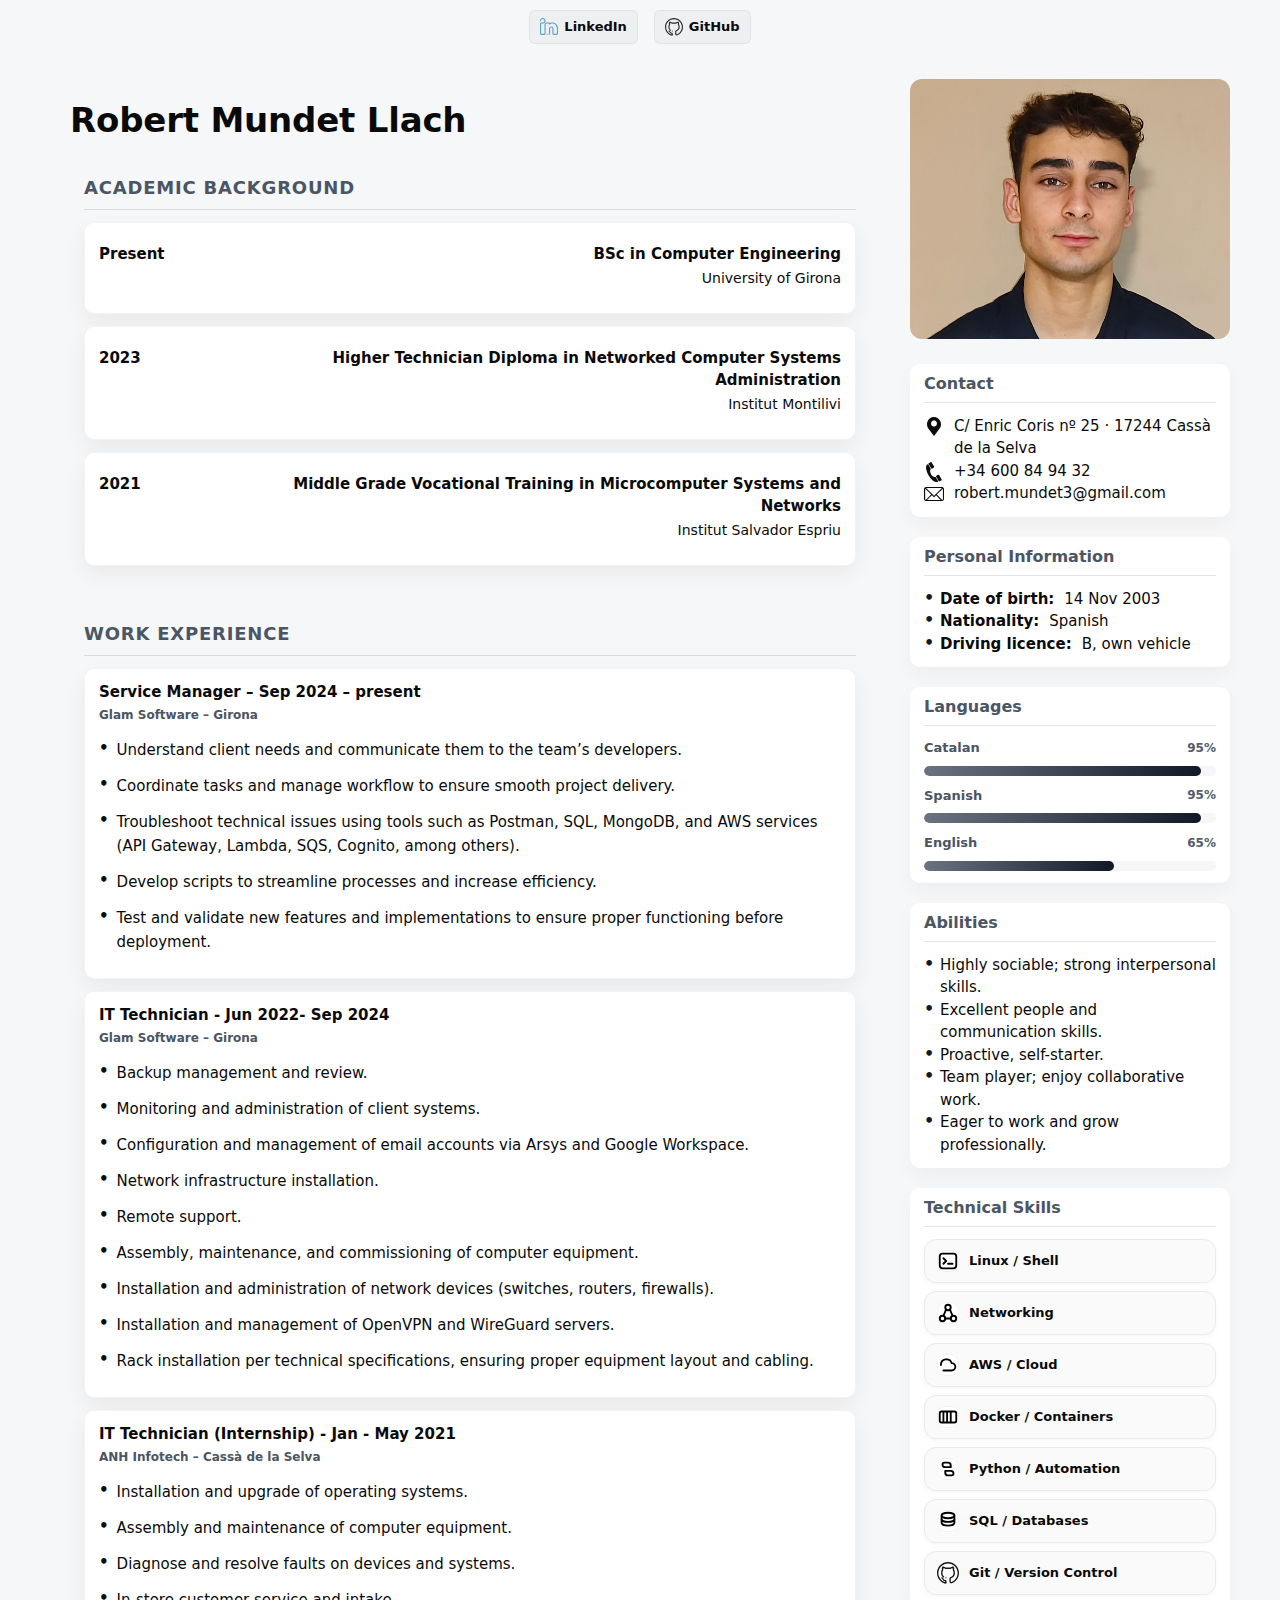
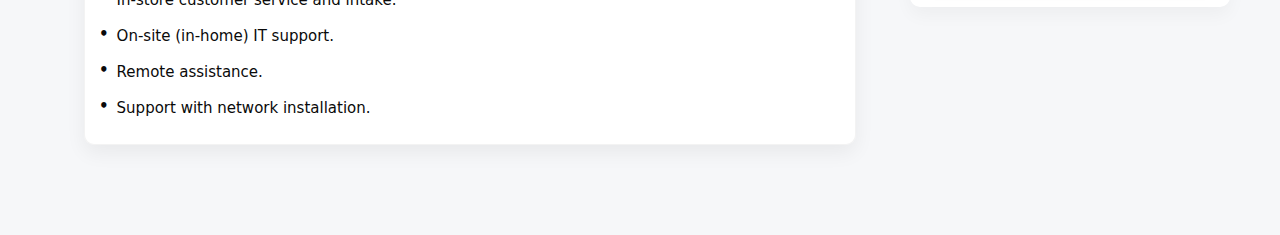
<file: index.html>
<!DOCTYPE html>
<html lang="en">
    <head>
        <meta charset="UTF-8">
        <meta name="viewport" content="width=device-width, initial-scale=1.0">
        <link rel="stylesheet" href="./cv.css">
        <title>CV Robert Mundet Llach</title>
    </head>
    <body>
        <header class="header">
            <div class="header-links">
                <a href="https://www.linkedin.com/in/robert-mundet-llach-4325a3273/" target="_blank" rel="noopener noreferrer" class="header-btn">
                <img src="./img/linkedin.svg" alt="" class="header-icon">
                <span>LinkedIn</span>
                </a>
                <a href="https://github.com/RobertMundetUni/Hypermedia-project" target="_blank" rel="noopener noreferrer" class="header-btn">
                <img src="./img/git.svg" alt="" class="header-icon">
                <span>GitHub</span>
                </a>
            </div>
        </header>
        <main class="page">
            <section class="left">
                <div class="main-sections">
                    <h1>Robert Mundet Llach</h1>

                    <section class="block">
                        <h2 class="section-title">ACADEMIC BACKGROUND</h2>
                        <hr>

                        <article class="edu">
                            <div class="edu-row">
                                <time class="edu-year" datetime="2025"><b>Present</b></time>
                                <div class="edu-detail">
                                    <h3 class="edu-title"><b>BSc in Computer Engineering</b></h3>
                                    <div class="edu-school">University of Girona</div>
                                </div>
                            </div>
                        </article>

                        <article class="edu">
                            <div class="edu-row">
                                <time class="edu-year" datetime="2023"><b>2023</b></time>
                                <div class="edu-detail">
                                    <h3 class="edu-title"><b>Higher Technician Diploma in Networked Computer Systems Administration</b></h3>
                                    <div class="edu-school">Institut Montilivi</div>
                                </div>
                            </div>
                        </article>

                        <article class="edu">
                            <div class="edu-row">
                                <time class="edu-year" datetime="2021"><b>2021</b></time>
                                <div class="edu-detail">
                                    <h3 class="edu-title"><b>Middle Grade Vocational Training in Microcomputer Systems and Networks</b></h3>
                                    <div class="edu-school">Institut Salvador Espriu</div>
                                </div>
                            </div>
                        </article>
                    </section>

                    <section class="block">
                        <h2 class="section-title">WORK EXPERIENCE</h2>
                        <hr>

                        <article class="job">
                            <header>
                                <h3 class="work-sub">Service Manager – Sep 2024 – present</h3>
                                <div class="job-meta">
                                    <span class="company">Glam Software – Girona</span>
                                </div>
                            </header>
                            <ul class="duties">
                                <li>Understand client needs and communicate them to the team’s developers.</li>
                                <li>Coordinate tasks and manage workflow to ensure smooth project delivery.</li>
                                <li>Troubleshoot technical issues using tools such as Postman, SQL, MongoDB, and AWS services (API Gateway, Lambda, SQS, Cognito, among others).</li>
                                <li>Develop scripts to streamline processes and increase efficiency.</li>
                                <li>Test and validate new features and implementations to ensure proper functioning before deployment.</li>
                            </ul>
                        </article>

                        <article class="job">
                            <header>
                                <h3 class="work-sub">IT Technician - Jun 2022- Sep 2024</h3>
                                <div class="job-meta">
                                    <span class="company">Glam Software – Girona</span>
                                </div>
                            </header>
                            <ul class="duties">
                                <li>Backup management and review.</li>
                                <li>Monitoring and administration of client systems.</li>
                                <li>Configuration and management of email accounts via Arsys and Google Workspace.</li>
                                <li>Network infrastructure installation.</li>
                                <li>Remote support.</li>
                                <li>Assembly, maintenance, and commissioning of computer equipment.</li>
                                <li>Installation and administration of network devices (switches, routers, firewalls).</li>
                                <li>Installation and management of OpenVPN and WireGuard servers.</li>
                                <li>Rack installation per technical specifications, ensuring proper equipment layout and cabling.</li>
                            </ul>
                        </article>

                        <article class="job">
                            <header>
                                <h3 class="work-sub">IT Technician (Internship) - Jan - May 2021</h3>
                                <div class="job-meta">
                                    <span class="company">ANH Infotech – Cassà de la Selva</span>
                                </div>
                            </header>
                            <ul class="duties">
                                <li>Installation and upgrade of operating systems.</li>
                                <li>Assembly and maintenance of computer equipment.</li>
                                <li>Diagnose and resolve faults on devices and systems.</li>
                                <li>In-store customer service and intake.</li>
                                <li>On-site (in-home) IT support.</li>
                                <li>Remote assistance.</li>
                                <li>Support with network installation.</li>
                            </ul>
                        </article>
                    </section>
                </div>
            </section>

            <section class="right">
                <div class="avatar-wrap">
                    <img class="avatar" src="./img/foto_cv.jpg" alt="Photo of Robert" />
                </div>

                <section class="side-card">
                    <h3 class="side-title">Contact</h3>
                    <hr>
                    <ul class="side-list">
                        <li>
                            <img class="icon" src="./img/location.svg" alt="" width="16" height="16" />
                            C/ Enric Coris nº 25 · 17244 Cassà de la Selva
                        </li>
                        <li>
                            <img class="icon" src="./img/phone.svg" alt="" width="16" height="16" />
                            <a href="tel:+34600849432">+34 600 84 94 32</a>
                        </li>
                        <li>
                            <img class="icon" src="./img/mail.svg" alt="" width="16" height="16" />
                            <a href="mailto:robert.mundet3@gmail.com">robert.mundet3@gmail.com</a>
                        </li>
                    </ul>
                </section>

                <section class="side-card">
                    <h3 class="side-title">Personal Information</h3>
                    <hr>
                    <ul class="side-list marked">
                        <li><b>Date of birth:</b> 14 Nov 2003</li>
                        <li><b>Nationality:</b> Spanish</li>
                        <li><b>Driving licence:</b> B, own vehicle</li>
                    </ul>
                </section>

                <section class="side-card">
                    <h3 class="side-title">Languages</h3>
                    <hr>
                    <div class="skill-list">
                        <div class="skill">
                            <div class="skill-head">
                                <span>Catalan</span>
                                <span class="skill-percent">95%</span>
                            </div>
                            <div class="progress" data-value="95">
                                <div class="progress-bar"></div>
                            </div>
                        </div>
                        <div class="skill">
                            <div class="skill-head">
                                <span>Spanish</span>
                                <span class="skill-percent">95%</span>
                            </div>
                            <div class="progress" data-value="95">
                                <div class="progress-bar"></div>
                            </div>
                        </div>
                        <div class="skill">
                            <div class="skill-head">
                                <span>English</span>
                                <span class="skill-percent">65%</span>
                            </div>
                            <div class="progress" data-value="65">
                                <div class="progress-bar"></div>
                            </div>
                        </div>
                    </div>
                </section>

                <section class="side-card">
                    <h3 class="side-title">Abilities</h3>
                    <hr>
                    <ul class="side-list marked">
                        <li>Highly sociable; strong interpersonal skills.</li>
                        <li>Excellent people and communication skills.</li>
                        <li>Proactive, self-starter.</li>
                        <li>Team player; enjoy collaborative work.</li>
                        <li>Eager to work and grow professionally.</li>
                    </ul>
                </section>

                <section class="side-card">
                    <h3 class="side-title">Technical Skills</h3>
                    <hr>
                    <div class="toolbox-grid">
                        <div class="tool">
                            <img class="ico-img" src="./img/terminal.svg" alt="" />
                            Linux / Shell
                        </div>
                        <div class="tool">
                            <img class="ico-img" src="./img/network.svg" alt="" />
                            Networking
                        </div>
                        <div class="tool">
                            <img class="ico-img" src="./img/cloud.svg" alt="" />
                            AWS / Cloud
                        </div>
                        <div class="tool">
                            <img class="ico-img" src="./img/container.svg" alt="" />
                            Docker / Containers
                        </div>
                        <div class="tool">
                            <img class="ico-img" src="./img/python.svg" alt="" />
                            Python / Automation
                        </div>
                        <div class="tool">
                            <img class="ico-img" src="./img/database.svg" alt="" />
                            SQL / Databases
                        </div>
                        <div class="tool">
                            <img class="ico-img" src="./img/git.svg" alt="" />
                            Git / Version Control
                        </div>
                    </div>
                </section>
            </section>
        </main>

        <script src="./progress.js"></script>
        <script>
            document.addEventListener('DOMContentLoaded', function () {
                if (typeof window.__animateProgress === 'function') window.__animateProgress({ delayStart: 180, gap: 90 });
            });
        </script>
    </body>
</html>
</file>
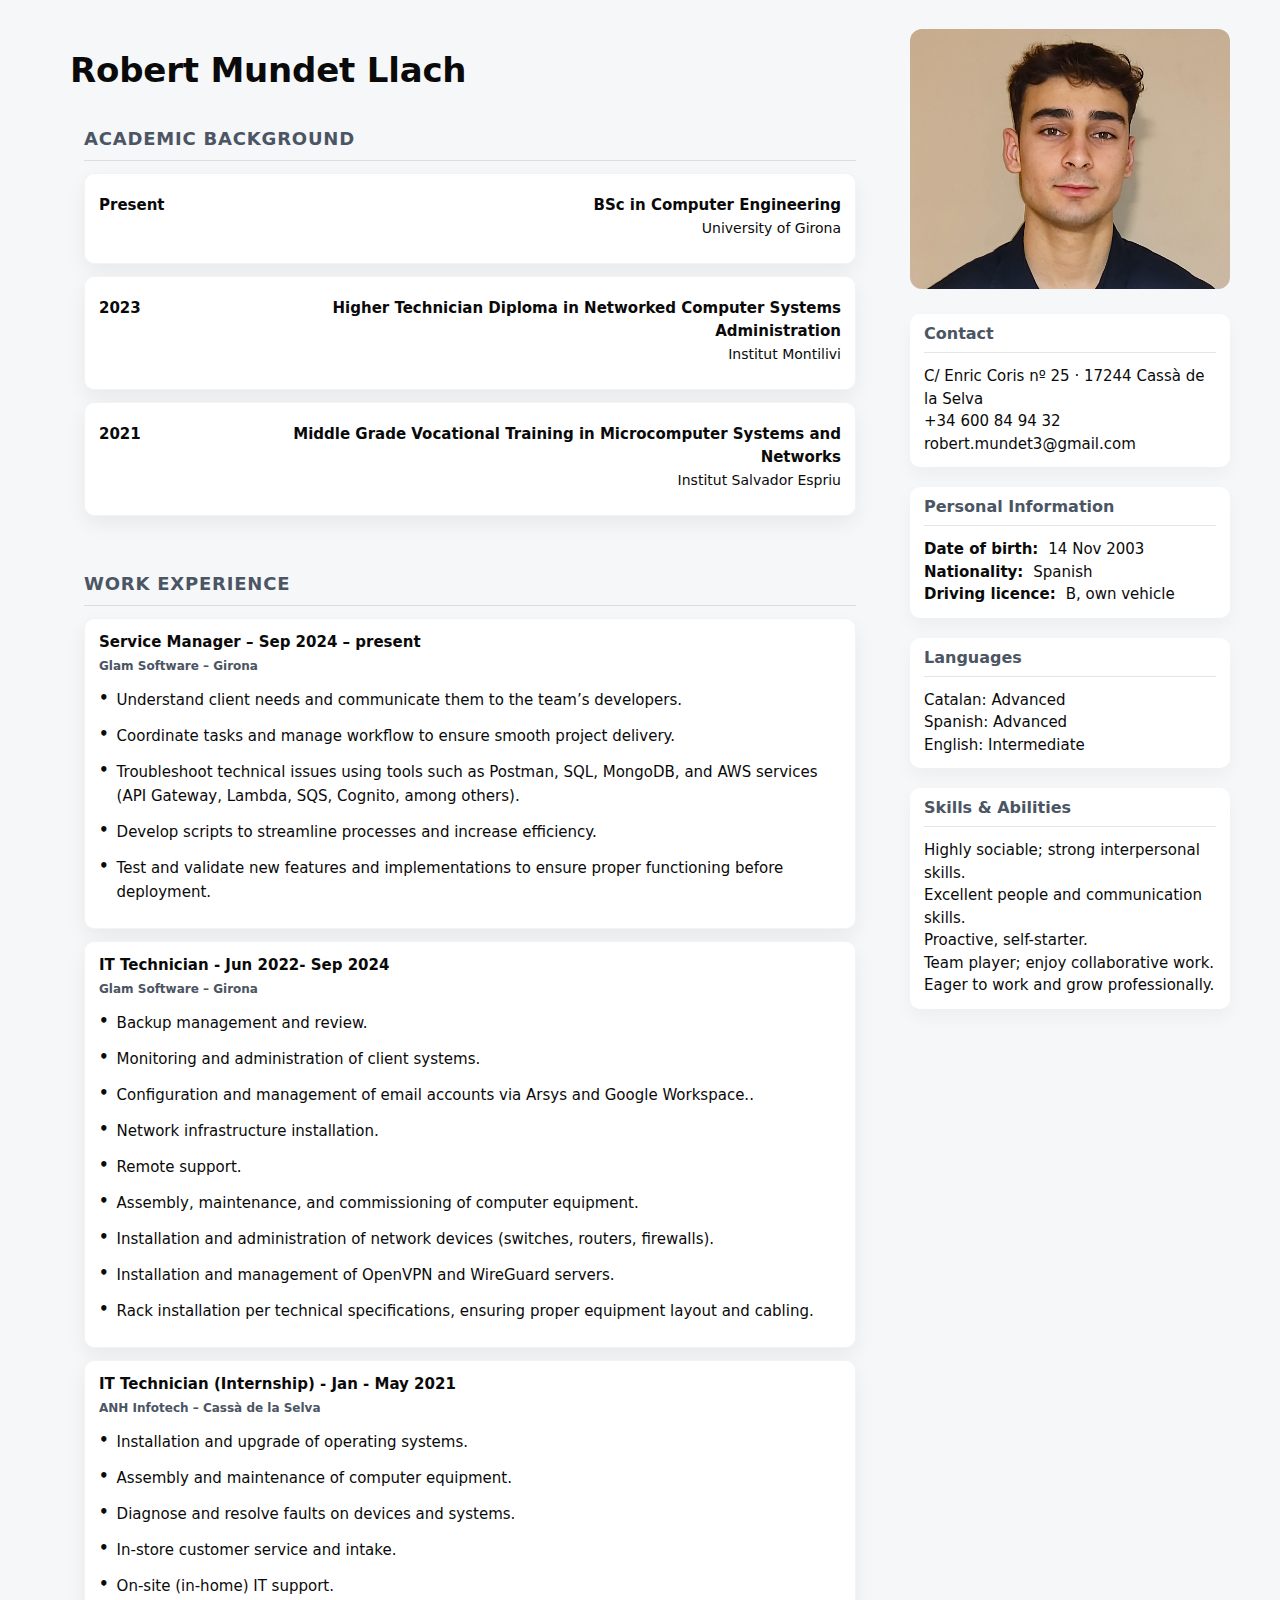
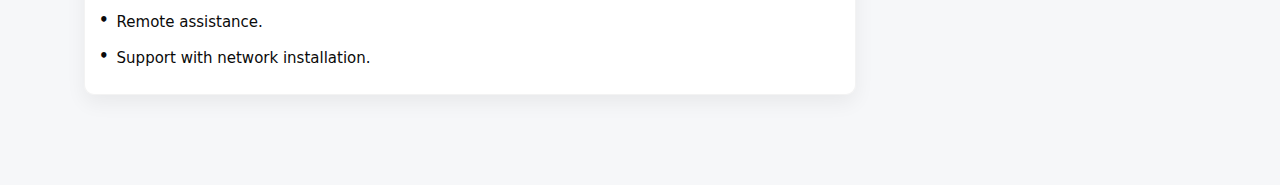
<file: cv.html>
<!DOCTYPE html>
<html lang="en">
<head>
    <meta charset="UTF-8">
    <meta name="viewport" content="width=device-width, initial-scale=1.0">
    <link rel="stylesheet" href="./cv.css">
    <title>CV Robert Mundet Llach</title>
</head>
<body>
     <main class="page">
            <section class="left">
                <div class="main-sections">
                    <h1>Robert Mundet Llach</h1>
                    <section class="block">
                        <h2 class="section-title" >ACADEMIC BACKGROUND</h2>
                        <hr>
                        <article class="edu">
                            <div class="edu-row">
                                <time class="edu-year" datetime="2025"><b>Present</b></time>
                                <div class="edu-detail">
                                    <h3 class="edu-title"><b>BSc in Computer Engineering</b></h3>
                                    <div class="edu-school">University of Girona</div>
                                </div>
                            </div>
                            </article>

                            <article class="edu">
                            <div class="edu-row">
                                <time class="edu-year" datetime="2023"><b>2023</b></time>
                                <div class="edu-detail">
                                    <h3 class="edu-title"><b>Higher Technician Diploma in Networked Computer Systems Administration</b></h3>
                                    <div class="edu-school">Institut Montilivi</div>
                                </div>
                            </div>
                            </article>

                            <article class="edu">
                            <div class="edu-row">
                                <time class="edu-year" datetime="2021"><b>2021</b></time>
                                <div class="edu-detail">
                                    <h3 class="edu-title"><b>Middle Grade Vocational Training in Microcomputer Systems and Networks</b></h3>
                                    <div class="edu-school">Institut Salvador Espriu</div>
                                </div>
                            </div>
                        </article>

                    </section>
                    <section class="block">
                        <h2 class="section-title">WORK EXPERIENCE</h2>
                        <hr>
                        <article class="job">
                            <header class="job-head">
                                <h3 class="work-sub">Service Manager – Sep 2024 – present</h3>
                                <div class="job-meta">
                                    <span class="company">Glam Software – Girona</span>
                                </div>
                            </header>
                            <ul class="duties">
                                <li>Understand client needs and communicate them to the team’s developers.</li>
                                <li>Coordinate tasks and manage workflow to ensure smooth project delivery.</li>
                                <li>Troubleshoot technical issues using tools such as Postman, SQL, MongoDB, and AWS services (API Gateway, Lambda, SQS, Cognito, among others).</li>
                                <li>Develop scripts to streamline processes and increase efficiency.</li>
                                <li>Test and validate new features and implementations to ensure proper functioning before deployment.</li>
                            </ul>
                        </article>

                        <article class="job">
                            <header class="job-head">
                                <h3 class="work-sub">IT Technician - Jun 2022- Sep 2024</h3>
                                <div class="job-meta">
                                    <span class="company">Glam Software – Girona</span>
                                </div>
                            </header>
                            <ul class="duties">
                                <li>Backup management and review.</li>
                                <li>Monitoring and administration of client systems.</li>
                                <li>Configuration and management of email accounts via Arsys and Google Workspace..</li>
                                <li>Network infrastructure installation.</li>
                                <li>Remote support.</li>
                                <li>Assembly, maintenance, and commissioning of computer equipment.</li>
                                <li>Installation and administration of network devices (switches, routers, firewalls).</li>
                                <li>Installation and management of OpenVPN and WireGuard servers.</li>
                                <li>Rack installation per technical specifications, ensuring proper equipment layout and cabling.</li>
                            </ul>
                        </article>

                        <article class="job">
                            <header class="job-head">
                                <h3 class="work-sub">IT Technician (Internship) - Jan - May 2021 </h3>
                                <div class="job-meta">
                                    <span class="company">ANH Infotech – Cassà de la Selva</span>
                                </div>
                            </header>
                            <ul class="duties">
                                <li>Installation and upgrade of operating systems.</li>
                                <li>Assembly and maintenance of computer equipment.</li>
                                <li>Diagnose and resolve faults on devices and systems.</li>
                                <li>In-store customer service and intake.</li>
                                <li>On-site (in-home) IT support.</li>
                                <li>Remote assistance.</li>
                                <li>Support with network installation.</li>
                            </ul>
                        </article>
                    </section>
                </div>


            </section>

            <section class="right">
                <div class="avatar-wrap">
                    <img class="avatar" src="./foto_cv.jpg" alt="Photo of Robert" />
                </div>

                <div class="side-content">
                    <section class="side-card">
                        <h3 class="side-title">Contact</h3>
                        <hr>
                        <ul class="side-list">
                            <li>C/ Enric Coris nº 25 · 17244 Cassà de la Selva</li>
                            <li><a href="tel:+34600849432">+34 600 84 94 32</a></li>
                            <li><a href="mailto:robert.mmundet@gmail.com">robert.mundet3@gmail.com</a></li>
                        </ul>
                    </section>

                    <section class="side-card">
                        <h3 class="side-title">Personal Information</h3>
                        <hr>
                        <ul class="side-list">
                            <li><b>Date of birth:</b> 14 Nov 2003</li>
                            <li><b>Nationality: </b>Spanish</li>
                            <li><b>Driving licence:</b> B, own vehicle</li>
                        </ul>
                    </section>

                    <section class="side-card">
                        <h3 class="side-title">Languages</h3>
                        <hr>
                        <ul class="side-list">
                            <li>Catalan: Advanced</li>
                            <li>Spanish: Advanced</li>
                            <li>English: Intermediate</li>
                        </ul>
                    </section>

                    <section class="side-card">
                    <h3 class="side-title">Skills & Abilities</h3>
                    <hr>
                    <ul class="side-list">
                        <li>Highly sociable; strong interpersonal skills.</li>
                        <li>Excellent people and communication skills.</li>
                        <li>Proactive, self-starter.</li>
                        <li>Team player; enjoy collaborative work.</li>
                        <li>Eager to work and grow professionally.</li>
                    </ul>
                    </section>
                </div>
            </section>


        </main>
</body>
</html>
</file>
<file: cv.css>
body {
  margin: 0;
  background: #f6f7f9;
  color: #0a0a0a;
  font-family: system-ui, -apple-system, 'Segoe UI', Roboto, Arial, sans-serif;
  font-size: 15px;
  line-height: 1.5;
}
.page {
  max-width: 1180px;
  margin: 5px auto 10px auto;
  display: grid;
  grid-template-columns: 1fr 320px;
  gap: 20px;
  padding: 24px;
}
.left {
  padding: 18px 20px 32px;
  display: grid;
  gap: 18px;
  grid-auto-rows: max-content;
}
.right {
  background: transparent;
  color: #0a0a0a;
  display: block;
}
.left h1 {
  font-size: 34px;
  line-height: 1.05;
  font-weight: 800;
  margin: 6px 0;
  letter-spacing: -0.2px;
}
.main-sections {
  display: grid;
  gap: 18px;
}
.block {
  padding: 12px 14px;
}
.section-title {
  font-size: 18px;
  text-transform: uppercase;
  font-weight: 700;
  color: #4b5563;
  letter-spacing: 0.8px;
  margin: 0 0 8px 0;
}
.block > hr,
.side-card > hr {
  border: 0;
  height: 1px;
  background-color: rgba(0, 0, 0, 0.1);
  margin: 6px 0 12px;
}
.edu,
.job {
  background: rgba(255, 255, 255, 0.98);
  border-radius: 10px;
  box-shadow: 0 8px 20px rgba(10, 10, 10, 0.06);
  border: 1px solid rgba(15, 15, 15, 0.05);
  transition: all 220ms cubic-bezier(.2, .8, .2, 1);
  padding: 12px 14px;
  margin: 12px 0;
}
.edu:hover,
.job:hover {
  transform: translateY(-4px);
  box-shadow: 0 14px 34px rgba(10, 10, 10, 0.08);
}
.edu-row {
  display: grid;
  grid-template-columns: 120px 1fr;
  align-items: baseline;
  gap: 12px;
  margin: 8px 0 12px;
}
.edu-year { font-weight: 500; }
.edu-detail { text-align: right; }
.edu-title {
  margin: 0;
  font-weight: 500;
  font-size: 15px;
}
.edu-school {
  font-size: 14px;
  margin-top: 2px;
}
.work-sub {
  margin: 0;
  font-size: 15px;
  font-weight: 700;
  display: flex;
  align-items: baseline;
  justify-content: space-between;
  white-space: nowrap;
}
.job-meta .company {
  color: #4b5563;
  font-size: 12px;
  font-weight: 600;
}
.duties {
  margin: 1px 0 0;
  padding: 0;
}
.duties li {
  display: flex;
  align-items: flex-start;
  gap: 8px;
  margin: 12px 0;
  line-height: 1.6;
}
.duties li::before {
  content: "•";
  font-weight: 700;
  line-height: 1;
  margin-top: 3px;
}
.avatar-wrap {
  position: relative;
  width: 100%;
  max-width: 320px;
  height: 260px;
  margin: 0 auto 25px auto;
  border-radius: 12px;
  overflow: hidden;
}
.avatar {
  display: block;
  width: 100%;
  height: 100%;
  object-fit: cover;
  object-position: center;
  border-radius: 8px;
}
.side-card {
  margin-bottom: 20px;
  display: block;
  background: white;
  padding: 12px 14px;
  border-radius: 10px;
  box-shadow: 0 8px 18px rgba(10, 10, 10, 0.04);
  overflow: hidden;
}
.side-title {
  margin: 0 0 10px 0;
  font-size: 16px;
  font-weight: 600;
  line-height: 1;
  color: #4b5563;
}
.side-list {
  list-style: none;
  margin: 0;
  padding: 0;
}
.side-list.marked li {
  position: relative;
  padding-left: 16px;
}
.side-list.marked li::before {
  content: "•";
  position: absolute;
  left: 0;
  top: 0;
  color: #111827;
  font-weight: bold;
  font-size: 16px;
  line-height: 1.2;
}
.side-list:not(.marked) li::before { content: none; }
.side-list li {
  display: flex;
  align-items: flex-start;
  gap: 10px;
  text-align: left;
  white-space: normal;
}
.side-list a {
  color: #0a0a0a;
  text-decoration: none;
}
.side-list a:hover {
  text-decoration: underline;
  color: #111827;
}
.icon {
  width: 20px;
  height: 20px;
  flex-shrink: 0;
  display: inline-block;
  object-fit: contain;
  color: #4b5563;
  opacity: 0.95;
  margin-top: 2px;
}
.skill-list { display: grid; gap: 10px; }
.skill { display: block; }
.skill-head {
  display: flex;
  justify-content: space-between;
  align-items: center;
  font-weight: 600;
  font-size: 13px;
  color: #4b5563;
}
.skill-percent {
  font-weight: 600;
  font-size: 12px;
  opacity: 0.95;
}
.progress {
  width: 100%;
  background: rgba(15, 15, 15, 0.04);
  height: 10px;
  border-radius: 999px;
  overflow: hidden;
  margin-top: 8px;
}
.progress-bar {
  height: 100%;
  width: 0%;
  background: linear-gradient(90deg, #6b7280, #111827);
  border-radius: 999px;
  transition: width 900ms cubic-bezier(.2, .8, .2, 1);
}
.header {
  margin-top: 4px;
  padding: 6px 0;
  text-align: center;
  background: transparent;
}
.header-links {
  display: flex;
  justify-content: center;
  align-items: center;
  gap: 16px;
}
.header-btn {
  display: inline-flex;
  align-items: center;
  gap: 6px;
  padding: 6px 10px;
  border-radius: 6px;
  background: #00000008;
  color: #0a0a0a;
  text-decoration: none;
  font-weight: 600;
  font-size: 13px;
  border: 1px solid rgba(0, 0, 0, 0.05);
  transition: all 0.2s ease;
}
.header-btn:hover {
  background: rgba(0, 0, 0, 0.06);
  transform: translateY(-1px);
  box-shadow: 0 4px 8px rgba(0, 0, 0, 0.04);
}
.header-icon {
  width: 18px;
  height: 18px;
  object-fit: contain;
  flex-shrink: 0;
  opacity: 0.9;
}
.toolbox-grid {
  display: grid;
  grid-template-columns: 1fr;
  gap: 8px;
  margin-top: 8px;
}
.tool {
  display: flex;
  align-items: center;
  gap: 10px;
  padding: 10px 12px;
  background: #fafafa;
  border: 1px solid #eaeaea;
  border-radius: 12px;
  font-weight: 600;
  font-size: 13px;
  box-shadow: 0 2px 6px rgba(0,0,0,.03);
  box-sizing: border-box;
  width: 100%;
  max-width: 100%;
  white-space: normal;
  min-width: 0;
}
.ico-img {
  width: 22px;
  height: 22px;
  flex-shrink: 0;
  object-fit: contain;
  border-radius: 8px;
  box-shadow: inset 0 0 0 1px rgba(0,0,0,.06);
  background: #fff;
}

@media (max-width: 900px) {
  .avatar-wrap { height: 220px; }
}
@media (max-width: 700px) {
  .page {
    grid-template-columns: 1fr;
    gap: 0;
  }
  .right {
    order: -1;
    display: flex;
    flex-direction: column;
    align-items: center;
    gap: 20px;
    width: 100%;
  }
  .left { padding: 16px; }
  .left h1 { display: none; }
  .right::before {
    content: "Robert Mundet Llach";
    font-size: 28px;
    font-weight: 800;
    text-align: center;
    display: block;
    margin-bottom: 8px;
  }
  .avatar-wrap {
    width: 100%;
    display: flex;
    justify-content: center;
    align-items: center;
    padding: 0;
  }
  .avatar {
    width: 180px;
    height: 180px;
    object-fit: contain;
    border-radius: 10px;
  }
  .side-card {
    width: 90%;
    max-width: 380px;
    margin: 0 auto;
    background: white;
    padding: 14px 16px;
    border-radius: 10px;
    box-shadow: 0 8px 18px rgba(10, 10, 10, 0.05);
  }
  .side-list { text-align: left; }
  .skill-list { width: 100%; }
}
</file>
